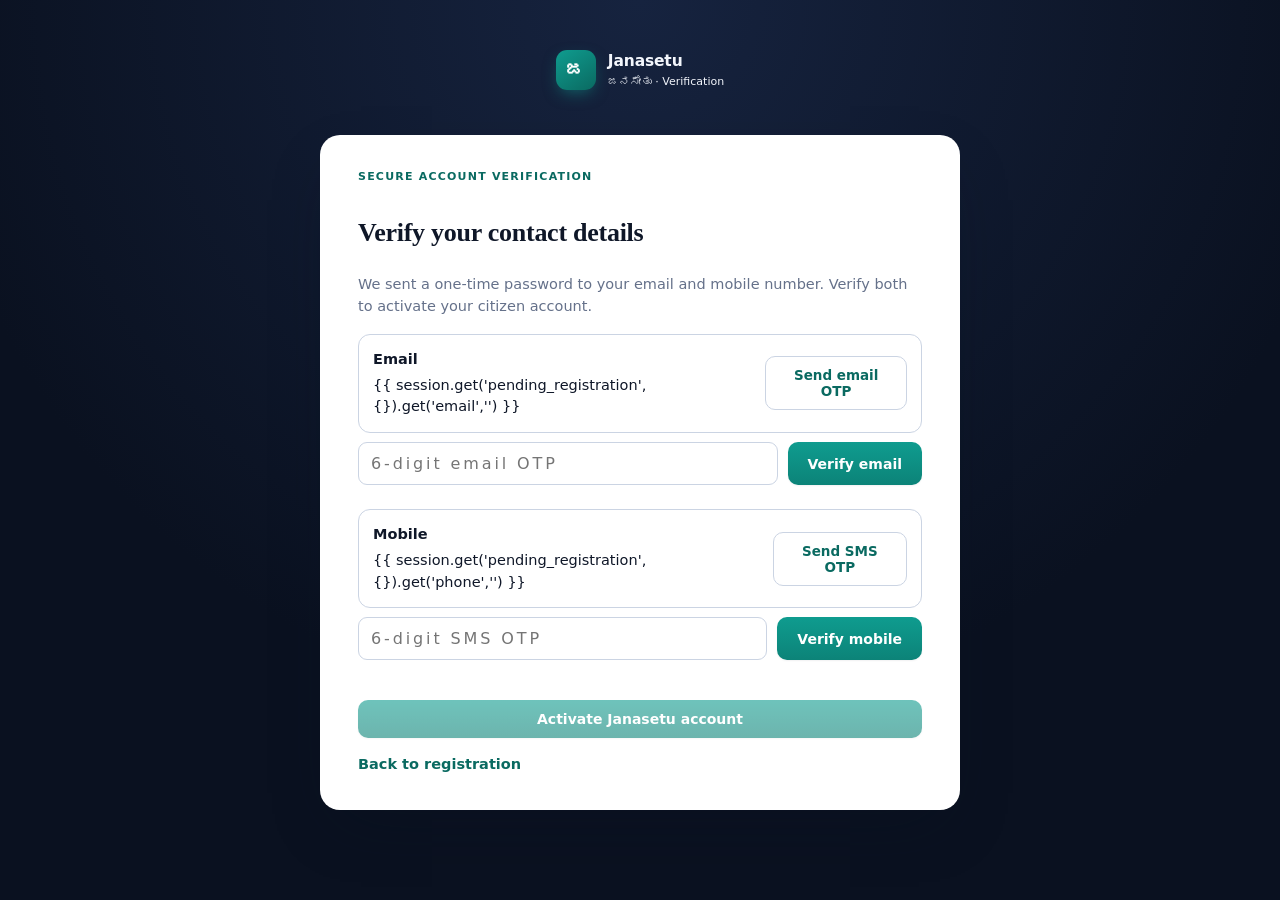
<file: templates/register_verify.html>
<!doctype html><html lang="en"><head><meta charset="utf-8"><meta name="viewport" content="width=device-width,initial-scale=1"><title>Janasetu · Verify</title><link rel="stylesheet" href="/static/style.css"></head><body class="authBody"><div class="registerShell"><div class="brand registerBrand"><b>ಜ</b><div><strong>Janasetu</strong><small>ಜನಸೇತು · Verification</small></div></div><div class="registerCard"><span class="eyebrow">SECURE ACCOUNT VERIFICATION</span><h1>Verify your contact details</h1><p class="muted">We sent a one-time password to your email and mobile number. Verify both to activate your citizen account.</p><div class="verifyRow"><div><b>Email</b><span id="emailText">{{ session.get('pending_registration',{}).get('email','') }}</span></div><button class="secondaryButton" onclick="sendOtp('email')">Send email OTP</button></div><div class="otpLine"><input id="emailOtp" inputmode="numeric" maxlength="6" placeholder="6-digit email OTP"><button class="primary" onclick="verifyOtp('email')">Verify email</button></div><div class="verifyRow"><div><b>Mobile</b><span id="phoneText">{{ session.get('pending_registration',{}).get('phone','') }}</span></div><button class="secondaryButton" onclick="sendOtp('phone')">Send SMS OTP</button></div><div class="otpLine"><input id="phoneOtp" inputmode="numeric" maxlength="6" placeholder="6-digit SMS OTP"><button class="primary" onclick="verifyOtp('phone')">Verify mobile</button></div><div id="status" class="muted small"></div><button id="finish" class="primary" disabled onclick="finishRegistration()">Activate Janasetu account</button><a href="/register">Back to registration</a></div></div><script>let state={email:false,phone:false};const $=id=>document.getElementById(id);async function sendOtp(c){$('status').textContent='Sending '+c+' OTP…';let r=await fetch('/api/otp/send',{method:'POST',headers:{'Content-Type':'application/json'},body:JSON.stringify({channel:c})});let j=await r.json();if(!r.ok){$('status').textContent=j.error;return} $('status').textContent=c+' OTP sent.'+(j.dev_otp?' Demo OTP: '+j.dev_otp:'');}async function verifyOtp(c){let code=$(c==='email'?'emailOtp':'phoneOtp').value.trim();let r=await fetch('/api/otp/verify',{method:'POST',headers:{'Content-Type':'application/json'},body:JSON.stringify({channel:c,code})});let j=await r.json();if(!r.ok){$('status').textContent=j.error;return}state[c]=true;$('status').textContent=c+' verified ✓';$('finish').disabled=!(state.email&&state.phone);}async function finishRegistration(){let r=await fetch('/api/register/complete',{method:'POST'});let j=await r.json();if(!r.ok){$('status').textContent=j.error;return}location='/login?registered=1';}</script></body></html>
</file>
<file: static/style.css>
/* ============================================================
   CivicLens — "Premium Civic" design system
   Ink navy surfaces · light workspace canvas · signal teal primary
   Saffron accent for critical actions · status severity scale
   ============================================================ */

:root{
  /* Surfaces */
  --ink-900:#0a1120;
  --ink-800:#0f1a30;
  --ink-700:#16233f;
  --ink-600:#1e2d4d;
  --canvas:#f2f5f9;
  --canvas-raised:#ffffff;
  --canvas-sunken:#e8ecf3;
  --border:#e2e7f0;
  --border-strong:#cbd4e3;

  /* Brand */
  --teal:#0f9c8f;
  --teal-600:#0c8378;
  --teal-700:#0a6a61;
  --teal-100:#e3f6f3;
  --saffron:#f2a530;
  --saffron-600:#d98d16;
  --saffron-100:#fdf1dd;

  /* Status severity scale */
  --critical:#dc2626;
  --critical-100:#fde2e2;
  --high:#f0801f;
  --high-100:#fdead9;
  --medium:#d9a318;
  --medium-100:#faf1d6;
  --low:#1f9d55;
  --low-100:#dff5e7;
  --blue:#2563eb;
  --blue-100:#e1eafd;

  /* Text */
  --text-900:#0f1728;
  --text-700:#354158;
  --text-500:#65718a;
  --text-400:#8794ac;
  --text-oninkstrong:#f3f6fc;
  --text-onink:#c7d1e6;
  --text-onink-dim:#8a97b8;

  /* Type */
  --font-head:'Space Grotesk',ui-sans-serif,system-ui,sans-serif;
  --font-body:'IBM Plex Sans',ui-sans-serif,system-ui,sans-serif;
  --font-display:'Fraunces','Space Grotesk',serif;
  --font-kn:'Noto Serif Kannada','Noto Sans Kannada',serif;
  --font-kn-body:'Noto Sans Kannada',ui-sans-serif,system-ui,sans-serif;

  /* Metrics */
  --radius-sm:8px;
  --radius:14px;
  --radius-lg:20px;
  --shadow-sm:0 1px 2px rgba(15,23,42,.06);
  --shadow-md:0 8px 24px -8px rgba(15,23,42,.16);
  --shadow-lg:0 24px 60px -20px rgba(10,17,32,.35);
  --sidebar-w:264px;
}

*,*::before,*::after{box-sizing:border-box}
html,body{height:100%}
body{margin:0;background:var(--canvas);color:var(--text-900);font-family:var(--font-body);font-size:14.5px;line-height:1.5;-webkit-font-smoothing:antialiased}
h1,h2,h3,h4{font-family:var(--font-head);margin:0;letter-spacing:-.01em;color:var(--text-900)}
p{margin:0}
a{color:inherit}
button{font-family:inherit}
input,select,textarea{font-family:inherit;font-size:14px}
::selection{background:var(--teal-100)}

.muted{color:var(--text-500)}
.small{font-size:12.5px}
.span2{grid-column:span 2}

/* ---------- buttons ---------- */
.primary,.secondaryButton,.tableButton,.gpsButton,.languageToggle,.refresh,.map-mode-btn,.mapModeBtn,button.wizard-nav-btn{
  cursor:pointer;border-radius:10px;font-weight:600;border:1px solid transparent;transition:transform .12s ease,box-shadow .12s ease,background .15s ease,border-color .15s ease;
}
.primary{background:linear-gradient(180deg,var(--teal),var(--teal-600));color:#fff;padding:11px 20px;font-size:14px;box-shadow:var(--shadow-sm);border:none}
.primary:hover{box-shadow:var(--shadow-md);transform:translateY(-1px)}
.primary:disabled{opacity:.6;cursor:not-allowed;transform:none}
.primary.danger,.primary.critical{background:linear-gradient(180deg,var(--saffron),var(--saffron-600))}
.secondaryButton{background:var(--canvas-raised);color:var(--teal-700);border:1px solid var(--border-strong);padding:10px 16px;font-size:13.5px}
.secondaryButton:hover{border-color:var(--teal);background:var(--teal-100)}
.tableButton{background:var(--canvas-sunken);color:var(--text-700);padding:6px 11px;font-size:12.5px;margin-right:6px;border:1px solid var(--border)}
.tableButton:hover{background:var(--teal-100);color:var(--teal-700);border-color:var(--teal)}
.gpsButton{background:var(--ink-800);color:var(--text-oninkstrong);padding:8px 14px;font-size:12.5px}
.gpsButton:hover{background:var(--ink-700)}
.big{padding:13px 22px;font-size:15px;width:100%}

/* ============================================================
   Shell layout
   ============================================================ */
.shell{display:flex;min-height:100vh}

.side{
  width:var(--sidebar-w);flex:0 0 var(--sidebar-w);background:linear-gradient(180deg,var(--ink-900),var(--ink-800) 60%,var(--ink-900));
  color:var(--text-onink);display:flex;flex-direction:column;padding:22px 18px;position:sticky;top:0;height:100vh;border-right:1px solid rgba(255,255,255,.06)
}
.brand{display:flex;align-items:center;gap:12px;padding:6px 6px 22px}
.brand b{width:40px;height:40px;border-radius:11px;display:flex;align-items:center;justify-content:center;background:linear-gradient(145deg,var(--teal),var(--teal-700));color:#fff;font-family:var(--font-kn),var(--font-head);font-size:19px;flex:none;box-shadow:0 6px 16px -4px rgba(15,156,143,.55)}
.brand strong{display:block;font-family:var(--font-head);font-size:15.5px;color:var(--text-oninkstrong);letter-spacing:-.01em}
.brand small{display:block;color:var(--text-onink-dim);font-size:11px;margin-top:1px}

.rolebox{margin:4px 6px 18px;padding:12px 14px;border-radius:var(--radius-sm);background:rgba(255,255,255,.05);border:1px solid rgba(255,255,255,.08)}
.rolebox label{display:block;font-size:10px;letter-spacing:.09em;color:var(--text-onink-dim);margin-bottom:6px}
.roleBadge{font-family:var(--font-head);font-size:12.5px;color:var(--teal);letter-spacing:.02em}

#nav{display:flex;flex-direction:column;gap:3px;flex:1;overflow-y:auto;padding:2px 0}
#nav button{all:unset;cursor:pointer;padding:10px 12px;border-radius:10px;font-size:13.5px;color:var(--text-onink);display:flex;align-items:center;gap:9px;transition:background .15s ease,color .15s ease}
#nav button:hover{background:rgba(255,255,255,.06);color:var(--text-oninkstrong)}
#nav button.active{background:linear-gradient(90deg,rgba(15,156,143,.28),rgba(15,156,143,.05));color:#fff;box-shadow:inset 3px 0 0 var(--teal)}

.profile{margin-top:12px;padding-top:14px;border-top:1px solid rgba(255,255,255,.08);display:flex;align-items:center;gap:10px}
.avatar{width:34px;height:34px;border-radius:9px;background:var(--ink-600);display:flex;align-items:center;justify-content:center;font-family:var(--font-head);font-size:12px;color:var(--text-oninkstrong);flex:none}
.profileText{flex:1;min-width:0}
.profileText b{display:block;font-size:13px;color:var(--text-oninkstrong);white-space:nowrap;overflow:hidden;text-overflow:ellipsis}
.profileText small{display:block;color:var(--text-onink-dim);font-size:11px;white-space:nowrap;overflow:hidden;text-overflow:ellipsis}
.logout{font-size:11.5px;color:var(--saffron);text-decoration:none;flex:none;padding:6px 8px;border-radius:8px}
.logout:hover{background:rgba(242,165,48,.14)}

.main{flex:1;min-width:0;display:flex;flex-direction:column}
.topbar{display:flex;align-items:flex-start;justify-content:space-between;gap:20px;padding:26px 32px 18px;background:var(--canvas);position:sticky;top:0;z-index:20;border-bottom:1px solid var(--border)}
.eyebrow{display:block;font-size:11px;font-weight:700;letter-spacing:.11em;color:var(--teal-700);margin-bottom:6px}
#title{font-size:25px;font-weight:600}
#subtitle{margin-top:5px;color:var(--text-500);font-size:13.5px;max-width:640px}
.topActions{display:flex;gap:10px;flex:none}
.languageToggle{background:var(--canvas-raised);border:1px solid var(--border-strong);color:var(--text-700);padding:9px 15px;font-size:13px}
.languageToggle:hover{border-color:var(--teal)}
.refresh{background:var(--ink-900);color:#fff;padding:9px 15px;font-size:13px}
.refresh:hover{background:var(--ink-700)}

#app{padding:24px 32px 48px;flex:1}

/* ============================================================
   KPIs & dashboard grids
   ============================================================ */
.grid{display:grid;grid-template-columns:repeat(4,1fr);gap:16px;margin-bottom:20px}
.dashboardGrid{display:grid;grid-template-columns:2fr 1fr;gap:18px;align-items:start}

.card{background:var(--canvas-raised);border:1px solid var(--border);border-radius:var(--radius);padding:20px;box-shadow:var(--shadow-sm)}
.card.span2{grid-column:span 2}
.cardhead{display:flex;align-items:flex-start;justify-content:space-between;gap:14px;margin-bottom:14px}
.cardhead h2{font-size:17px;font-weight:600}
.cardhead .eyebrow{margin:0 0 4px}
.privacy{font-size:11px;color:var(--teal-700);background:var(--teal-100);padding:5px 10px;border-radius:999px;font-weight:600;white-space:nowrap}

.kpi{display:flex;flex-direction:column;gap:8px;padding:18px 18px}
.kpi small{color:var(--text-500);font-size:12px;font-weight:600;text-transform:uppercase;letter-spacing:.04em}
.kpi b{font-family:var(--font-head);font-size:30px;font-weight:600;color:var(--text-900)}
.kpi b.blue{color:var(--blue)}
.kpi b.good{color:var(--low)}
.kpi b.danger{color:var(--critical)}

.bars{display:flex;flex-direction:column;gap:12px}
.barrow{display:grid;grid-template-columns:120px 1fr 34px;align-items:center;gap:10px;font-size:12.5px}
.barrow span{color:var(--text-700);white-space:nowrap;overflow:hidden;text-overflow:ellipsis}
.barrow .bar{height:9px;background:var(--canvas-sunken);border-radius:999px;overflow:hidden}
.barrow .bar i{display:block;height:100%;background:linear-gradient(90deg,var(--teal),var(--teal-600));border-radius:999px}
.barrow b{text-align:right;color:var(--text-900);font-weight:600}

.grid3{display:grid;grid-template-columns:repeat(3,1fr);gap:10px}
.mini{background:var(--canvas-sunken);border-radius:var(--radius-sm);padding:12px 14px;display:flex;flex-direction:column;gap:4px}
.mini b{font-size:13.5px}
.mini span{font-size:11.5px;color:var(--text-500)}

.intelligence{background:linear-gradient(160deg,var(--ink-900),var(--ink-700));border-color:var(--ink-900);display:flex;flex-direction:column;gap:12px;align-items:flex-start}
.intelligence .eyebrow{color:var(--saffron)}
.intelligence h2{color:var(--text-oninkstrong)}
.intelligence p{color:var(--text-onink)}
.intelligence .secondaryButton{background:rgba(255,255,255,.08);border-color:rgba(255,255,255,.18);color:var(--text-oninkstrong)}
.intelligence .secondaryButton:hover{background:rgba(255,255,255,.16)}

/* donut */
.donutRow{display:flex;align-items:center;gap:20px;flex-wrap:wrap}
.donutLegend{display:flex;flex-direction:column;gap:7px;flex:1;min-width:160px}
.legendItem{display:flex;align-items:center;gap:8px;font-size:12.5px;color:var(--text-700)}
.legendItem b{margin-left:auto;color:var(--text-900)}
.legendDot{width:9px;height:9px;border-radius:3px;flex:none}

/* ============================================================
   Tables
   ============================================================ */
.tablewrap{overflow-x:auto;border-radius:var(--radius-sm);border:1px solid var(--border)}
.table{width:100%;border-collapse:collapse;font-size:13px}
.table thead th{text-align:left;background:var(--canvas-sunken);color:var(--text-500);font-weight:600;font-size:11px;text-transform:uppercase;letter-spacing:.04em;padding:10px 14px;border-bottom:1px solid var(--border)}
.table tbody td{padding:11px 14px;border-bottom:1px solid var(--border);vertical-align:middle;color:var(--text-700)}
.table tbody tr:last-child td{border-bottom:none}
.table tbody tr.rowClickable{cursor:pointer}
.table tbody tr.rowClickable:hover{background:var(--teal-100)}
.table small{color:var(--text-400)}

.pill{display:inline-block;padding:4px 10px;border-radius:999px;font-size:11px;font-weight:700;letter-spacing:.02em;text-transform:uppercase}
.pill.critical{background:var(--critical-100);color:var(--critical)}
.pill.high{background:var(--high-100);color:var(--high)}
.pill.medium{background:var(--medium-100);color:var(--medium)}
.pill.low{background:var(--low-100);color:var(--low)}
.pill.status{background:var(--blue-100);color:var(--blue)}

/* ============================================================
   Complaint master-detail drawer
   ============================================================ */
.drawerOverlay{position:fixed;inset:0;background:rgba(10,17,32,.42);backdrop-filter:blur(2px);opacity:0;pointer-events:none;transition:opacity .2s ease;z-index:60}
.drawerOverlay.open{opacity:1;pointer-events:auto}
.complaintDrawer{position:fixed;top:0;right:0;height:100vh;width:min(460px,92vw);background:var(--canvas-raised);box-shadow:var(--shadow-lg);transform:translateX(100%);transition:transform .25s cubic-bezier(.22,1,.36,1);z-index:61;display:flex;flex-direction:column}
.complaintDrawer.open{transform:translateX(0)}
.drawerHead{padding:20px 22px 14px;border-bottom:1px solid var(--border);display:flex;align-items:flex-start;justify-content:space-between;gap:10px}
.drawerHead h3{font-size:17px}
.drawerHead .drawerId{font-size:11.5px;color:var(--teal-700);font-weight:700;letter-spacing:.03em}
.drawerClose{all:unset;cursor:pointer;width:30px;height:30px;border-radius:8px;display:flex;align-items:center;justify-content:center;color:var(--text-500);font-size:16px}
.drawerClose:hover{background:var(--canvas-sunken);color:var(--text-900)}
.drawerTabs{display:flex;gap:4px;padding:12px 22px 0;border-bottom:1px solid var(--border)}
.drawerTab{all:unset;cursor:pointer;padding:9px 13px;font-size:12.5px;font-weight:600;color:var(--text-500);border-radius:8px 8px 0 0;border-bottom:2px solid transparent}
.drawerTab.active{color:var(--teal-700);border-bottom-color:var(--teal)}
.drawerBody{flex:1;overflow-y:auto;padding:18px 22px 26px}
.drawerField{display:flex;justify-content:space-between;gap:10px;padding:9px 0;border-bottom:1px dashed var(--border);font-size:13px}
.drawerField span{color:var(--text-500)}
.drawerField b{color:var(--text-900);text-align:right;font-weight:600}
.drawerActions{display:flex;gap:8px;margin-top:16px;flex-wrap:wrap}

.timeline{display:flex;flex-direction:column;gap:0;margin-top:4px}
.timelineItem{display:flex;gap:12px;padding-bottom:18px;position:relative}
.timelineItem::before{content:'';position:absolute;left:5px;top:16px;bottom:0;width:1px;background:var(--border-strong)}
.timelineItem:last-child::before{display:none}
.timelineDot{width:11px;height:11px;border-radius:50%;background:var(--teal);flex:none;margin-top:3px;box-shadow:0 0 0 3px var(--teal-100)}
.timelineContent b{display:block;font-size:13px;color:var(--text-900)}
.timelineContent small{color:var(--text-500);font-size:11.5px}

.attachmentGrid{display:flex;flex-wrap:wrap;gap:8px;margin-top:6px}
.attachmentChip{background:var(--canvas-sunken);border:1px solid var(--border);border-radius:8px;padding:8px 11px;font-size:12px;color:var(--text-700);display:flex;align-items:center;gap:6px}

/* ============================================================
   GIS workspace / map
   ============================================================ */
.gisLayout{display:grid;grid-template-columns:1fr 300px;gap:16px;align-items:start}
.sidePanel{display:flex;flex-direction:column;gap:16px}
.mapPanel{display:flex;flex-direction:column;gap:12px}
.mapToolbar{display:flex;align-items:flex-start;justify-content:space-between;gap:14px;flex-wrap:wrap;background:var(--canvas-raised);border:1px solid var(--border);border-radius:var(--radius);padding:16px 18px}
.mapFilters{display:flex;gap:8px;flex-wrap:wrap;align-items:center}
.mapFilters select{padding:8px 11px;border-radius:8px;border:1px solid var(--border-strong);background:var(--canvas-raised);color:var(--text-700)}
.mapFilters button{padding:8px 14px;font-size:12.5px}
.mapModeBtn{background:var(--canvas-sunken);color:var(--text-700);border:1px solid var(--border)}
.mapModeBtn.active{background:var(--ink-900);color:#fff;border-color:var(--ink-900)}
.basemapGroup{display:flex;gap:4px;align-items:center;background:var(--canvas-sunken);border:1px solid var(--border);border-radius:9px;padding:3px}
.basemapBtn{padding:6px 11px !important;font-size:11.5px !important;border-radius:7px !important;background:transparent !important;color:var(--text-700) !important;border:none !important}
.basemapBtn.active{background:var(--teal) !important;color:#fff !important;box-shadow:var(--shadow-sm)}
.basemapLabel{font-size:11px;color:var(--text-500);font-weight:600;letter-spacing:.03em;margin-right:2px;text-transform:uppercase}
.mapLegend{display:flex;gap:16px;flex-wrap:wrap;align-items:center;font-size:12px;color:var(--text-500);padding:0 4px}
.mapLegend span{display:flex;align-items:center;gap:6px}
.dot{width:9px;height:9px;border-radius:50%;display:inline-block}
.dot.critical{background:var(--critical)}
.dot.high{background:var(--high)}
.dot.medium{background:var(--medium)}
.dot.low{background:var(--low)}
.professionalMap{height:520px;border-radius:var(--radius);overflow:hidden;border:1px solid var(--border);box-shadow:var(--shadow-sm)}
.mapStats{display:flex;gap:10px;flex-wrap:wrap}
.mapStats div{flex:1;min-width:120px;background:var(--canvas-raised);border:1px solid var(--border);border-radius:var(--radius-sm);padding:12px 14px;text-align:center}
.mapStats b{display:block;font-family:var(--font-head);font-size:20px}
.mapStats span{font-size:11px;color:var(--text-500);text-transform:uppercase;letter-spacing:.03em}
.mapPopup{font-family:var(--font-body);display:flex;flex-direction:column;gap:2px;min-width:150px}
.mapPopup b{font-size:13px}
.mapPopup .popupId{font-size:10.5px;color:var(--teal-700);font-weight:700}
.mapPopup small{color:var(--text-500)}

.hotspotPanel{background:var(--canvas-raised);border:1px solid var(--border);border-radius:var(--radius);padding:16px;display:flex;flex-direction:column;gap:10px;max-height:600px}
.hotspotPanel h3{font-size:14px}
.hotspotList{display:flex;flex-direction:column;gap:8px;overflow-y:auto}
.hotspotItem{all:unset;cursor:pointer;display:flex;align-items:center;gap:10px;padding:10px 11px;border-radius:10px;border:1px solid var(--border);font-size:12.5px}
.hotspotItem:hover{border-color:var(--teal);background:var(--teal-100)}
.hotspotRank{width:24px;height:24px;border-radius:7px;background:var(--ink-900);color:#fff;display:flex;align-items:center;justify-content:center;font-family:var(--font-head);font-size:11px;flex:none}
.hotspotMeta{flex:1;min-width:0}
.hotspotMeta b{display:block;font-size:12.5px;color:var(--text-900);overflow:hidden;text-overflow:ellipsis;white-space:nowrap}
.hotspotMeta small{color:var(--text-500)}
.districtItem{flex-wrap:wrap}
.districtBar{flex-basis:100%;height:4px;border-radius:3px;background:var(--canvas-sunken);overflow:hidden;margin-left:34px}
.districtBar span{display:block;height:100%;background:var(--teal);border-radius:3px}

/* ============================================================
   Citizen wizard (report an issue)
   ============================================================ */
.wizardShell{display:flex;flex-direction:column;gap:16px}
.wizardSteps{display:flex;align-items:center;gap:6px}
.wizardStep{display:flex;align-items:center;gap:8px;color:var(--text-400);font-size:12px;font-weight:600}
.wizardStep b{width:24px;height:24px;border-radius:50%;background:var(--canvas-sunken);color:var(--text-500);display:flex;align-items:center;justify-content:center;font-family:var(--font-head);font-size:11.5px}
.wizardStep.active{color:var(--teal-700)}
.wizardStep.active b{background:var(--teal);color:#fff}
.wizardStep.done b{background:var(--low);color:#fff}
.wizardStepLine{flex:1;height:1px;background:var(--border-strong);min-width:14px}

.reportLayout{display:grid;grid-template-columns:1.15fr .85fr;gap:18px;align-items:start}
.reportCard label{display:block;font-size:12px;font-weight:600;color:var(--text-700);margin:14px 0 6px}
.reportCard textarea,.reportCard input,.reportCard select{width:100%;padding:10px 12px;border-radius:9px;border:1px solid var(--border-strong);background:var(--canvas-raised);color:var(--text-900)}
.reportCard textarea:focus,.reportCard input:focus,.reportCard select:focus{outline:none;border-color:var(--teal);box-shadow:0 0 0 3px var(--teal-100)}
.uploadZone{margin-top:14px;border:1.5px dashed var(--border-strong);border-radius:var(--radius-sm);padding:16px;display:flex;flex-direction:column;gap:8px;position:relative;background:var(--canvas-sunken)}
.uploadZone input{position:absolute;inset:0;opacity:0;cursor:pointer}
.uploadZone b{font-size:13px}
.uploadZone span{font-size:11.5px;color:var(--text-500)}
.filePreview{display:flex;flex-wrap:wrap;gap:6px;margin-top:8px}
.filePreview span{background:var(--canvas-sunken);border:1px solid var(--border);border-radius:7px;padding:5px 9px;font-size:11.5px;color:var(--text-700)}
.locationInputs{display:grid;grid-template-columns:1fr 1fr;gap:12px;margin-top:6px}
.resultActions{display:flex;gap:10px;margin-top:16px;flex-wrap:wrap}
.locationCard{position:sticky;top:96px}
.reportMap,.wizardMap{height:230px;border-radius:var(--radius-sm);overflow:hidden;border:1px solid var(--border);margin-top:10px}
.coords{display:flex;gap:18px;margin-top:10px;font-size:12px;color:var(--text-500)}
.coords b{color:var(--text-900)}

.predictionCard{margin-top:14px;padding:13px 15px;border-radius:var(--radius-sm);background:var(--teal-100);border:1px solid rgba(15,156,143,.25);display:flex;flex-direction:column;gap:3px}
.predictionCard span{font-size:11px;text-transform:uppercase;letter-spacing:.05em;color:var(--teal-700);font-weight:700}
.predictionCard b{font-size:14.5px;color:var(--text-900)}
.predictionCard small{color:var(--text-500)}
.successBox{margin-top:14px;padding:14px 16px;border-radius:var(--radius-sm);background:var(--low-100);border:1px solid rgba(31,157,85,.3);display:flex;flex-direction:column;gap:3px;color:var(--text-900)}
.successBox b{color:var(--low)}
.errorBox{margin-top:10px;padding:13px 15px;border-radius:var(--radius-sm);background:var(--critical-100);border:1px solid rgba(220,38,38,.28);color:var(--critical);font-size:13px}

/* ============================================================
   AI console
   ============================================================ */
.ragQuestion{width:100%;padding:13px 14px;border-radius:var(--radius-sm);border:1px solid var(--border-strong);resize:vertical;background:var(--canvas-raised);color:var(--text-900);cursor:text}
.ragQuestion:focus{outline:none;border-color:var(--teal);box-shadow:0 0 0 3px var(--teal-100)}
#ragAnswer .predictionCard{background:var(--canvas-sunken);border-color:var(--border)}

/* ============================================================
   Officer creation
   ============================================================ */
.officerCreate label{display:block;font-size:12px;font-weight:600;color:var(--text-700);margin:12px 0 6px}
.officerCreate input,.officerCreate select{width:100%;padding:10px 12px;border-radius:9px;border:1px solid var(--border-strong);background:var(--canvas-raised)}
.officerCreate .primary{margin-top:16px;width:100%}

/* ============================================================
   Auth: login & register
   ============================================================ */
.authBody{background:var(--ink-900)}
.authShell{display:grid;grid-template-columns:1.05fr .95fr;min-height:100vh}
.authHero{position:relative;background:linear-gradient(155deg,var(--ink-900),var(--ink-700) 70%);color:var(--text-oninkstrong);padding:52px 56px;display:flex;flex-direction:column;justify-content:space-between;overflow:hidden}
/* Map graphic confined to the upper-right quadrant so it never sits behind the
   text column, plus a scrim gradient guarantees the lower/text area is fully
   solid — this is what keeps the animation and the copy visually separated. */
.heroMap{position:absolute;top:0;right:0;width:64%;height:66%;opacity:.4;pointer-events:none}
.heroMap-route{stroke-dasharray:900;stroke-dashoffset:900;animation:drawRoute 2.6s ease forwards .3s}
.heroMap-grid{opacity:.5}
.heroMap-pins circle{opacity:0;animation:pinIn .4s ease forwards}
.heroMap-pins circle:nth-child(1){animation-delay:.9s}
.heroMap-pins circle:nth-child(2){animation-delay:1.6s}
.heroMap-pins circle:nth-child(3){animation-delay:2.3s}
.heroMap-origin{filter:drop-shadow(0 0 6px rgba(15,156,143,.8))}
.heroMap-dest{opacity:0;animation:pinIn .4s ease forwards 2.7s}
@keyframes pinIn{from{opacity:0;transform:scale(.4)}to{opacity:1;transform:scale(1)}}
@keyframes drawRoute{to{stroke-dashoffset:0}}
.authHero::after{content:'';position:absolute;inset:0;background:linear-gradient(200deg,rgba(10,17,32,0) 22%,rgba(10,17,32,.72) 46%,var(--ink-900) 66%);pointer-events:none}
.authHero .brand{position:relative;z-index:2;padding:0 0 30px}
.heroCopy{position:relative;z-index:2;max-width:440px}
@keyframes fadeUp{from{opacity:0;transform:translateY(16px)}to{opacity:1;transform:translateY(0)}}
.heroCopy .eyebrow{color:var(--saffron);opacity:0;animation:fadeUp .7s ease forwards .2s}
.heroCopy h1{font-family:var(--font-display);font-weight:600;font-size:40px;letter-spacing:-.01em;color:#fff;margin-bottom:6px;opacity:0;animation:fadeUp .8s ease forwards .35s}
.heroCopy .heroKannada{display:block;font-family:var(--font-kn);font-weight:600;font-size:19px;color:var(--saffron);margin:0 0 14px;opacity:0;animation:fadeUp .8s ease forwards .5s}
.heroCopy p{color:var(--text-onink);font-size:14.5px;line-height:1.6;opacity:0;animation:fadeUp .8s ease forwards .62s}
.authRoleGrid{display:flex;flex-direction:column;gap:12px;margin-top:26px}
.authRoleGrid div{background:rgba(255,255,255,.06);border:1px solid rgba(255,255,255,.1);border-radius:var(--radius-sm);padding:12px 14px;opacity:0;animation:fadeUp .6s ease forwards}
.authRoleGrid div:nth-child(1){animation-delay:.76s}
.authRoleGrid div:nth-child(2){animation-delay:.88s}
.authRoleGrid div:nth-child(3){animation-delay:1s}
.authRoleGrid b{display:block;color:#fff;font-size:13px;margin-bottom:2px}
.authRoleGrid span{color:var(--text-onink-dim);font-size:12px}
.heroFooterTag{position:relative;z-index:2;display:flex;flex-wrap:wrap;gap:8px 14px;align-items:center;margin-top:28px;padding-top:16px;border-top:1px solid rgba(255,255,255,.12);font-family:var(--font-kn-body);font-size:12.5px;color:var(--text-onink-dim);opacity:0;animation:fadeUp .8s ease forwards 1.12s}
.heroFooterTag b{color:var(--text-oninkstrong);font-weight:600}

.authCard{background:var(--canvas);display:flex;flex-direction:column;justify-content:center;padding:56px 64px}
.authTop{margin-bottom:22px}
.authTop h2{font-size:24px;margin:6px 0 6px}
.authTop p{color:var(--text-500);font-size:13.5px}
.authForm{display:flex;flex-direction:column;gap:6px;max-width:400px}
.authForm label{font-size:12px;font-weight:600;color:var(--text-700);margin-top:10px}
.authForm input{padding:12px 13px;border-radius:10px;border:1px solid var(--border-strong);background:var(--canvas-raised)}
.authForm input:focus{outline:none;border-color:var(--teal);box-shadow:0 0 0 3px var(--teal-100)}
.authForm button{margin-top:18px}
.authDivider{display:flex;align-items:center;gap:12px;margin:22px 0 14px;max-width:400px;color:var(--text-400);font-size:11.5px;text-transform:uppercase;letter-spacing:.06em}
.authDivider::before,.authDivider::after{content:'';flex:1;height:1px;background:var(--border-strong)}
.demoBox{margin-top:22px;max-width:400px;background:var(--canvas-raised);border:1px solid var(--border);border-radius:var(--radius-sm);padding:14px 16px;display:flex;flex-direction:column;gap:5px}
.demoBox b{font-size:12px;color:var(--text-700)}
.demoBox span{font-size:11.5px;color:var(--text-500);font-family:ui-monospace,SFMono-Regular,Menlo,monospace}

.registerShell{min-height:100vh;display:flex;flex-direction:column;align-items:center;padding:44px 20px;background:radial-gradient(circle at top,var(--ink-700),var(--ink-900) 65%)}
.registerBrand{margin-bottom:22px}
.registerBrand strong,.registerBrand small{color:var(--text-oninkstrong)}
.registerCard{background:var(--canvas-raised);border-radius:var(--radius-lg);padding:34px 38px;max-width:640px;width:100%;box-shadow:var(--shadow-lg);display:flex;flex-direction:column;gap:16px}
.registerCard h1{font-family:var(--font-display);font-weight:600;font-size:26px;margin:6px 0 6px}
.registerKannada{display:block;font-family:var(--font-kn);font-weight:600;font-size:13.5px;color:var(--teal-700);letter-spacing:.01em;margin-bottom:2px}
.registerGrid{display:grid;grid-template-columns:1fr 1fr;gap:14px 16px;margin-top:6px}
.registerGrid label{display:flex;flex-direction:column;gap:6px;font-size:12px;font-weight:600;color:var(--text-700)}
.registerGrid input,.registerGrid select,.registerGrid textarea{padding:11px 12px;border-radius:9px;border:1px solid var(--border-strong);font-weight:400;font-size:14px;background:var(--canvas-raised);color:var(--text-900)}
.registerGrid textarea{min-height:64px;resize:vertical}
.registerGrid input:focus,.registerGrid select:focus,.registerGrid textarea:focus{outline:none;border-color:var(--teal);box-shadow:0 0 0 3px var(--teal-100)}
.formActions{display:flex;align-items:center;justify-content:space-between;margin-top:6px}
.formActions a{color:var(--teal-700);font-size:13px;font-weight:600;text-decoration:none}
.formActions a:hover{text-decoration:underline}

/* ============================================================
   Misc / responsive
   ============================================================ */
@media (max-width:1180px){
  .dashboardGrid{grid-template-columns:1fr}
  .card.span2{grid-column:span 1}
  .reportLayout{grid-template-columns:1fr}
  .gisLayout{grid-template-columns:1fr}
  .locationCard{position:static}
}
@media (max-width:920px){
  .grid{grid-template-columns:repeat(2,1fr)}
  .authShell{grid-template-columns:1fr}
  .authHero{display:none}
  .registerGrid{grid-template-columns:1fr}
}
@media (max-width:760px){
  .shell{flex-direction:column}
  .side{position:relative;width:100%;flex:none;height:auto;flex-direction:row;align-items:center;gap:14px;padding:14px 16px;overflow-x:auto}
  .brand{padding:0}
  .rolebox,#nav,.profile{display:none}
  .topbar{padding:18px 18px 14px}
  #app{padding:16px 18px 40px}
  .grid{grid-template-columns:1fr 1fr}
  .complaintDrawer{width:100vw}
}

/* ============================================================
   Janasetu 2.0 interaction layer
   ============================================================ */
.brandLogo{width:54px;height:54px;object-fit:contain;border-radius:12px;background:#fff;padding:3px;box-shadow:0 8px 24px rgba(15,156,143,.22);flex:none}
.card{transition:transform .22s ease,box-shadow .22s ease,border-color .22s ease}
.card:hover{box-shadow:var(--shadow-md)}
.kpi{appearance:none;text-align:left;width:100%;color:inherit}
.kpiInteractive{cursor:pointer;position:relative;overflow:hidden}
.kpiInteractive::after{content:'';position:absolute;right:-28px;bottom:-40px;width:100px;height:100px;border-radius:50%;background:radial-gradient(circle,rgba(15,156,143,.13),transparent 68%);transition:transform .3s ease}
.kpiInteractive:hover{transform:translateY(-3px);border-color:rgba(15,156,143,.35)}
.kpiHint{display:block;font-size:10px;color:var(--teal-700);margin-top:8px;opacity:0;transform:translateY(4px);transition:.2s}
.kpiInteractive:hover .kpiHint{opacity:1;transform:none}
.mapFilters{align-items:center}
.boundaryGroup{display:inline-flex;background:var(--canvas-sunken);padding:3px;border-radius:9px;border:1px solid var(--border)}
.boundaryBtn{border:0;background:transparent;color:var(--text-700);padding:7px 10px;border-radius:7px;font-size:12px;font-weight:700;cursor:pointer}
.boundaryBtn.active{background:var(--ink-900);color:#fff;box-shadow:0 3px 8px rgba(10,17,32,.18)}
.boundaryInfo{position:absolute;right:16px;top:16px;width:285px;background:rgba(255,255,255,.96);backdrop-filter:blur(16px);border:1px solid var(--border);border-radius:16px;padding:16px;box-shadow:var(--shadow-lg);z-index:5;transform:translateX(25px);opacity:0;pointer-events:none;transition:.25s ease}
.boundaryInfo.open{transform:none;opacity:1;pointer-events:auto}
.boundaryInfoHead{display:flex;justify-content:space-between;align-items:start}.boundaryInfoHead button{border:0;background:var(--canvas-sunken);border-radius:8px;font-size:18px;cursor:pointer}.boundaryInfo h3{font-size:20px;margin:2px 0 14px}.boundaryMetric{display:flex;align-items:end;gap:8px}.boundaryMetric b{font-size:34px;line-height:1}.boundaryMetric span{color:var(--text-500);font-size:12px}.boundaryRows{display:grid;grid-template-columns:1fr 1fr;gap:8px;margin:14px 0}.boundaryRows div{padding:10px;border-radius:10px;background:var(--canvas-sunken)}.boundaryRows span{display:block;font-size:10px;color:var(--text-500)}.boundaryRows b{font-size:15px}
.professionalMap{position:relative}
.singleReportShell{display:flex;flex-direction:column;gap:18px}.reportHero{display:flex;justify-content:space-between;align-items:center;padding:22px 24px;background:linear-gradient(135deg,#fff,#f1fbfa)}.reportHero h2{font-size:23px;margin-bottom:4px}.liveAssist{display:flex;align-items:center;gap:8px;color:var(--teal-700);font-weight:700;font-size:12px}.pulseDot{width:9px;height:9px;border-radius:50%;background:var(--teal);box-shadow:0 0 0 0 rgba(15,156,143,.5);animation:pulse 1.8s infinite}@keyframes pulse{70%{box-shadow:0 0 0 10px rgba(15,156,143,0)}100%{box-shadow:0 0 0 0 rgba(15,156,143,0)}}
.reportOnePageGrid{display:grid;grid-template-columns:minmax(0,1.55fr) minmax(310px,.75fr);gap:18px;align-items:start}.reportMain{padding:24px}.reportSide{display:flex;flex-direction:column;gap:18px;position:sticky;top:92px}.sectionTitle{display:flex;align-items:center;gap:12px;margin-bottom:12px}.sectionTitle.gapTop{margin-top:26px}.sectionNumber{width:32px;height:32px;border-radius:10px;background:var(--ink-900);color:#fff;display:grid;place-items:center;font-size:11px;font-weight:800}.sectionTitle b{display:block;font-size:15px}.sectionTitle small{display:block;color:var(--text-500);font-size:11px}.reportMain>textarea{width:100%;border:1px solid var(--border-strong);border-radius:12px;padding:14px;resize:vertical;background:#fff;min-height:145px;transition:.2s}.reportMain>textarea:focus{outline:0;border-color:var(--teal);box-shadow:0 0 0 4px var(--teal-100)}.reportInline{display:flex;align-items:center;gap:10px;margin-top:10px}.choiceGrid{display:grid;grid-template-columns:repeat(4,1fr);gap:9px}.choiceGrid label{cursor:pointer}.choiceGrid label span{display:block;padding:12px;border:1px solid var(--border);border-radius:11px;background:var(--canvas-raised);transition:.18s}.choiceGrid label:hover span{border-color:var(--teal)}.choiceGrid input{position:absolute;opacity:0}.choiceGrid input:checked+span{border-color:var(--teal);background:var(--teal-100);box-shadow:0 0 0 2px rgba(15,156,143,.12)}.choiceGrid b{display:block;font-size:12px}.choiceGrid small{display:block;color:var(--text-500);font-size:10px;margin-top:2px}.premiumUpload{min-height:95px;flex-direction:row!important;align-items:center!important;gap:12px!important;border-style:dashed!important}.uploadIcon{width:42px;height:42px;border-radius:12px;background:var(--teal-100);color:var(--teal-700);display:grid;place-items:center;font-size:24px}.premiumUpload b{font-size:13px}.submitBar{display:flex;justify-content:space-between;align-items:center;gap:14px;margin-top:22px;padding-top:18px;border-top:1px solid var(--border)}.bigSubmit{width:auto!important}.reportTrust{padding:18px}.trustStep{display:flex;gap:10px;padding:11px 0;border-bottom:1px solid var(--border)}.trustStep:last-child{border-bottom:0}.trustStep>b{width:25px;height:25px;border-radius:50%;display:grid;place-items:center;background:var(--ink-900);color:#fff;font-size:11px}.trustStep strong,.trustStep small{display:block}.trustStep strong{font-size:12px}.trustStep small{color:var(--text-500);font-size:10.5px}.reportResult{min-height:4px}.resolveForm{margin-top:16px;padding:15px;border-radius:14px;background:var(--canvas-sunken);border:1px solid var(--border)}.resolveForm h4{font-size:16px;margin-bottom:10px}.resolveForm label{display:block;font-size:11px;font-weight:700;color:var(--text-700);margin:10px 0}.resolveForm input,.resolveForm textarea{display:block;width:100%;margin-top:5px;border:1px solid var(--border-strong);border-radius:9px;padding:10px;background:#fff}.miniUpload{position:relative;padding:12px!important;border:1px dashed var(--border-strong)!important}.miniUpload input{position:absolute;inset:0;opacity:0;cursor:pointer}.miniUpload span{display:block;color:var(--text-500);font-weight:400;margin-top:3px}.caseHero{display:flex;gap:8px;margin-bottom:12px}.resolutionCard{margin-top:15px;padding:15px;border-radius:13px;background:var(--low-100);border:1px solid rgba(31,157,85,.22)}.resolutionCard h4{font-size:14px;margin:3px 0 8px}.resolutionCard p{font-size:12px;margin-top:5px}.resolutionCard small{display:block;color:var(--text-500);margin-top:9px}.evidenceCard{display:flex;gap:11px;align-items:center;padding:12px;border:1px solid var(--border);border-radius:12px;text-decoration:none;color:inherit;background:#fff;transition:.18s}.evidenceCard:hover{transform:translateY(-2px);border-color:var(--teal);box-shadow:var(--shadow-sm)}.evidenceCard.resolutionEvidence{background:var(--low-100)}.evidenceIcon{width:36px;height:36px;border-radius:10px;background:var(--canvas-sunken);display:grid;place-items:center;font-weight:800;color:var(--teal-700)}.evidenceCard b,.evidenceCard small{display:block}.evidenceCard b{font-size:12px}.evidenceCard small{font-size:10px;color:var(--text-500);margin-top:2px}
@media(max-width:1050px){.reportOnePageGrid{grid-template-columns:1fr}.reportSide{position:static}.choiceGrid{grid-template-columns:1fr 1fr}}
@media(max-width:760px){.brandLogo{width:42px;height:42px}.reportHero{align-items:flex-start;gap:14px;flex-direction:column}.submitBar{align-items:stretch;flex-direction:column}.bigSubmit{width:100%!important}.choiceGrid{grid-template-columns:1fr}.boundaryInfo{left:12px;right:12px;width:auto}.mapFilters{overflow-x:auto;flex-wrap:nowrap}.mapFilters>*{flex:none}}
.demoBox details{margin-top:8px;border-top:1px solid var(--border);padding-top:8px}.demoBox summary{cursor:pointer;color:var(--teal-700);font-size:11px;font-weight:700}.demoDeptList{display:flex;flex-direction:column;gap:4px;margin-top:8px}.demoDeptList span{font-size:10.5px}.demoDeptList small{font-size:10.5px;color:var(--text-500);margin-top:4px}
.resolutionFull{background:linear-gradient(135deg,var(--low-100),#fff);padding:18px}.resolutionFull h3{font-size:18px;margin:3px 0 10px}.resolutionMeta{display:flex;justify-content:space-between;padding:9px 0;border-top:1px solid rgba(31,157,85,.16);font-size:11px}.resolutionMeta span{color:var(--text-500)}.emptyResolution{text-align:center;padding:34px 14px}.emptyResolution>div{width:48px;height:48px;margin:0 auto 10px;border-radius:50%;display:grid;place-items:center;background:var(--canvas-sunken);font-size:22px}

/* Evidence Intelligence */
.evidenceThumb{width:74px;height:56px;object-fit:cover;border-radius:10px;border:1px solid #dbe3ef;flex:0 0 auto}
.evidenceCard{align-items:center}
.evidenceCard small{display:block;margin-top:3px;line-height:1.35}
#reportFileError .danger,.danger{color:#dc2626;font-weight:700}
.filePreview span{display:inline-flex;align-items:center;gap:6px;margin:6px 6px 0 0;padding:7px 10px;border:1px solid #dbe3ef;border-radius:999px;background:#f8fafc}
.verifyRow{display:flex;justify-content:space-between;align-items:center;gap:14px;padding:14px;border:1px solid var(--border-strong);border-radius:12px}.verifyRow div{display:flex;flex-direction:column;gap:4px}.otpLine{display:flex;gap:10px;margin-top:-7px;margin-bottom:8px}.otpLine input{flex:1;padding:11px 12px;border-radius:9px;border:1px solid var(--border-strong);font-size:16px;letter-spacing:.18em}.registerCard>a{color:var(--teal-700);font-weight:600;text-decoration:none}@media(max-width:640px){.verifyRow,.otpLine{flex-direction:column;align-items:stretch}.otpLine{margin-top:0}}
</file>
